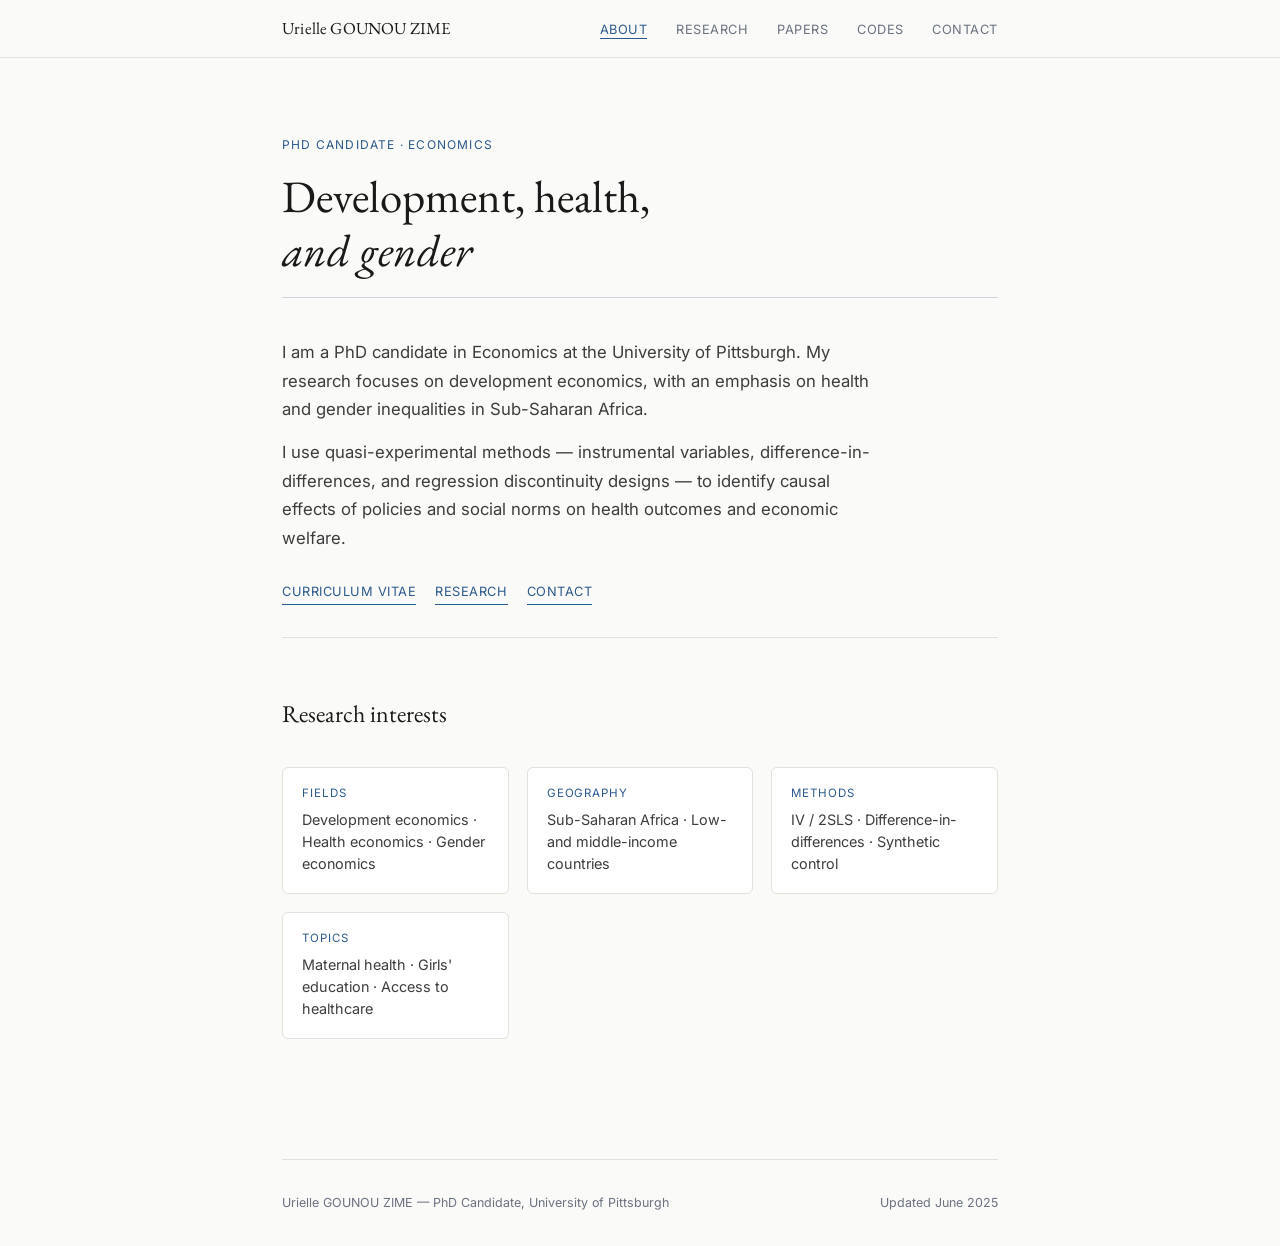
<file: index.html>
<!DOCTYPE html>
<html lang="en">
<head>
  <meta charset="UTF-8" /><meta name="viewport" content="width=device-width, initial-scale=1.0" />
  <title>Urielle GOUNOU ZIME</title>
  <link rel="preconnect" href="https://fonts.googleapis.com" />
  <link rel="preconnect" href="https://fonts.gstatic.com" crossorigin />
  <link href="https://fonts.googleapis.com/css2?family=EB+Garamond:ital,wght@0,400;0,500;1,400&family=Inter:wght@400;500&display=swap" rel="stylesheet" />
  <link rel="stylesheet" href="style.css" />
  <meta name="google" content="notranslate" />
</head>
<body>
<nav>
  <div class="inner">
    <a href="index.html" class="logo">Urielle GOUNOU ZIME</a>
    <ul>
      <li><a href="index.html" class="active">About</a></li>
      <li><a href="research.html">Research</a></li>
      <li><a href="papers.html">Papers</a></li>
      <li><a href="codes.html">Codes</a></li>
      <li><a href="contact.html">Contact</a></li>
    </ul>
  </div>
</nav>

<div class="page-wrapper">
  <section style="padding: 4.5rem 0 2rem; border: none;">
    <p class="page-header" style="border:none; padding:0; margin-bottom:0;">
      <span class="eyebrow">PhD Candidate · Economics</span>
    </p>
    <h1 style="font-family: var(--serif); font-size: 2.8rem; font-weight: 400; line-height: 1.2; margin: 0.8rem 0 1.2rem;">
      Development, health,<br><em style="font-style:italic;">and gender</em>
    </h1>
    <div class="academic-rule"></div>
    <p style="font-size: 1.05rem; color: #3D3D3D; max-width: 600px; margin-bottom: 0.9rem;">
      I am a PhD candidate in Economics at the University of Pittsburgh. My research focuses on
      development economics, with an emphasis on health and gender inequalities in Sub-Saharan Africa.
    </p>
    <p style="font-size: 1.05rem; color: #3D3D3D; max-width: 600px;">
      I use quasi-experimental methods — instrumental variables, difference-in-differences, and
      regression discontinuity designs — to identify causal effects of policies and social norms
      on health outcomes and economic welfare.
    </p>
    <div class="links-row">
      <a href="cv.pdf" target="_blank">Curriculum Vitae</a>
      <a href="research.html">Research</a>
      <a href="contact.html">Contact</a>
    </div>
  </section>

  <section style="padding: 3.5rem 0; border-top: 0.5px solid var(--border);">
    <h2 style="font-family: var(--serif); font-size: 1.5rem; font-weight: 400; margin-bottom: 2rem;">Research interests</h2>
    <div class="interests-grid">
      <div class="interest-card"><p class="label">Fields</p><p>Development economics · Health economics · Gender economics</p></div>
      <div class="interest-card"><p class="label">Geography</p><p>Sub-Saharan Africa · Low- and middle-income countries</p></div>
      <div class="interest-card"><p class="label">Methods</p><p>IV / 2SLS · Difference-in-differences · Synthetic control</p></div>
      <div class="interest-card"><p class="label">Topics</p><p>Maternal health · Girls' education · Access to healthcare</p></div>
    </div>
  </section>

  <footer>
    <span>Urielle GOUNOU ZIME — PhD Candidate, University of Pittsburgh</span>
    <span>Updated June 2025</span>
  </footer>
</div>
</body>
</html>
</file>
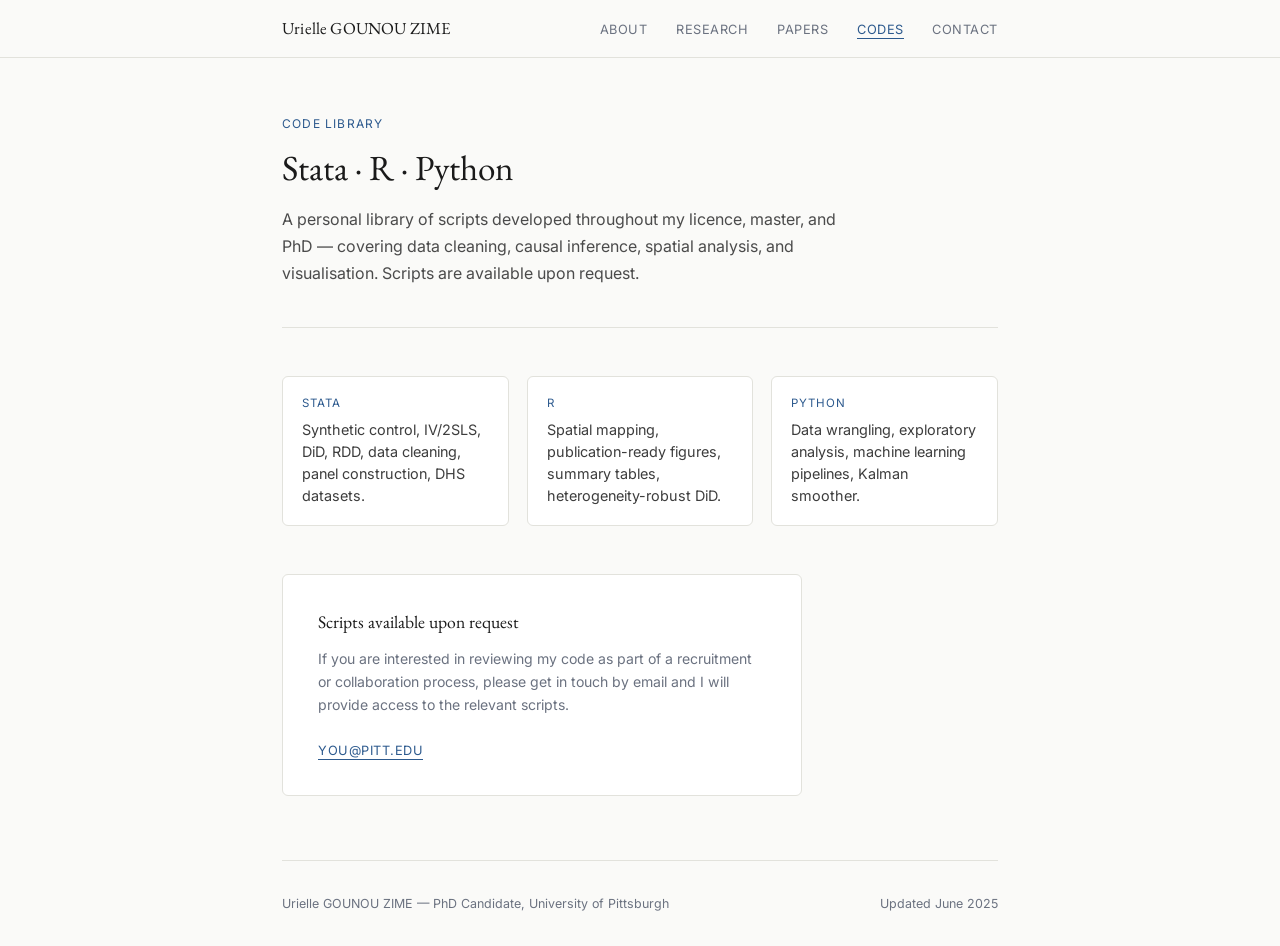
<file: codes.html>
<!DOCTYPE html>
<html lang="en">
<head>
  <meta charset="UTF-8" /><meta name="viewport" content="width=device-width, initial-scale=1.0" />
  <title>Codes — Urielle GOUNOU ZIME</title>
  <link rel="preconnect" href="https://fonts.googleapis.com" />
  <link rel="preconnect" href="https://fonts.gstatic.com" crossorigin />
  <link href="https://fonts.googleapis.com/css2?family=EB+Garamond:ital,wght@0,400;0,500;1,400&family=Inter:wght@400;500&display=swap" rel="stylesheet" />
  <link rel="stylesheet" href="style.css" />
  <meta name="google" content="notranslate" />
</head>
<body>
<nav>
  <div class="inner">
    <a href="index.html" class="logo">Urielle GOUNOU ZIME</a>
    <ul>
      <li><a href="index.html">About</a></li>
      <li><a href="research.html">Research</a></li>
      <li><a href="papers.html">Papers</a></li>
      <li><a href="codes.html" class="active">Codes</a></li>
      <li><a href="contact.html">Contact</a></li>
    </ul>
  </div>
</nav>

<div class="page-wrapper">
  <div class="page-header">
    <p class="eyebrow">Code library</p>
    <h1>Stata · R · Python</h1>
    <p class="lead">
      A personal library of scripts developed throughout my licence, master, and PhD —
      covering data cleaning, causal inference, spatial analysis, and visualisation.
      Scripts are available upon request.
    </p>
  </div>

  <div style="display: grid; grid-template-columns: repeat(auto-fit, minmax(220px, 1fr)); gap: 1.1rem; margin-bottom: 3rem;">

    <div class="interest-card">
      <p class="label">Stata</p>
      <p>Synthetic control, IV/2SLS, DiD, RDD, data cleaning, panel construction, DHS datasets.</p>
    </div>

    <div class="interest-card">
      <p class="label">R</p>
      <p>Spatial mapping, publication-ready figures, summary tables, heterogeneity-robust DiD.</p>
    </div>

    <div class="interest-card">
      <p class="label">Python</p>
      <p>Data wrangling, exploratory analysis, machine learning pipelines, Kalman smoother.</p>
    </div>

  </div>

  <div style="background: white; border: 0.5px solid var(--border); border-radius: 6px; padding: 2rem 2.2rem; max-width: 520px;">
    <p style="font-family: var(--serif); font-size: 1.1rem; margin-bottom: 0.6rem;">Scripts available upon request</p>
    <p style="font-size: 0.88rem; color: var(--muted); line-height: 1.65; margin-bottom: 1.2rem;">
      If you are interested in reviewing my code as part of a recruitment or collaboration process,
      please get in touch by email and I will provide access to the relevant scripts.
    </p>
    <a href="mailto:you@pitt.edu" style="font-size: 0.8rem; letter-spacing: 0.04em; text-transform: uppercase; text-decoration: none; color: var(--blue); border-bottom: 1px solid var(--blue); padding-bottom: 1px;">you@pitt.edu</a>
  </div>

  <footer>
    <span>Urielle GOUNOU ZIME — PhD Candidate, University of Pittsburgh</span>
    <span>Updated June 2025</span>
  </footer>
</div>
</body>
</html>
</file>
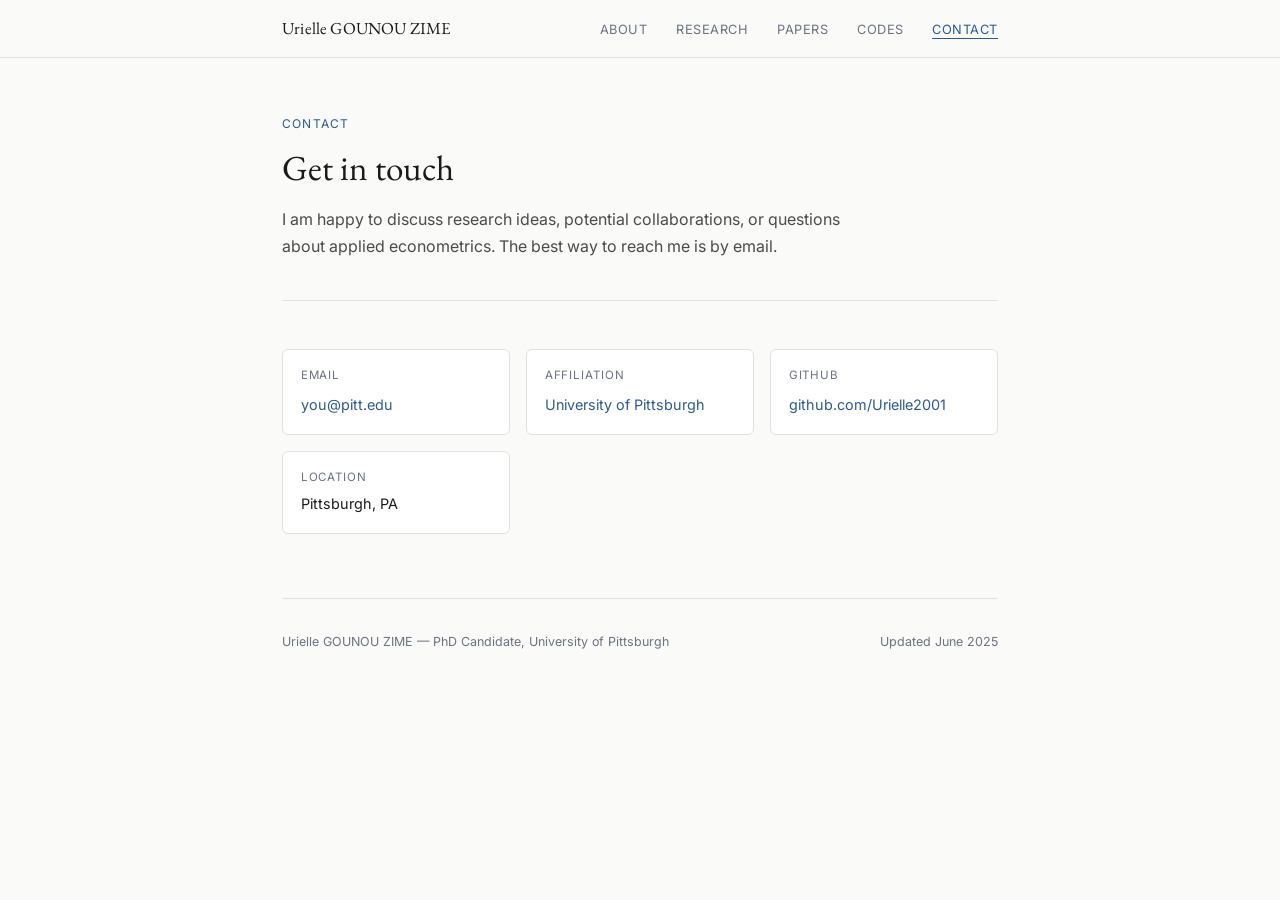
<file: contact.html>
<!DOCTYPE html>
<html lang="en">
<head>
  <meta charset="UTF-8" /><meta name="viewport" content="width=device-width, initial-scale=1.0" />
  <title>Contact — Urielle GOUNOU ZIME</title>
  <link rel="preconnect" href="https://fonts.googleapis.com" />
  <link rel="preconnect" href="https://fonts.gstatic.com" crossorigin />
  <link href="https://fonts.googleapis.com/css2?family=EB+Garamond:ital,wght@0,400;0,500;1,400&family=Inter:wght@400;500&display=swap" rel="stylesheet" />
  <link rel="stylesheet" href="style.css" />
  <meta name="google" content="notranslate" />
</head>
<body>
<nav>
  <div class="inner">
    <a href="index.html" class="logo">Urielle GOUNOU ZIME</a>
    <ul>
      <li><a href="index.html">About</a></li>
      <li><a href="research.html">Research</a></li>
      <li><a href="papers.html">Papers</a></li>
      <li><a href="codes.html">Codes</a></li>
      <li><a href="contact.html" class="active">Contact</a></li>
    </ul>
  </div>
</nav>

<div class="page-wrapper">
  <div class="page-header">
    <p class="eyebrow">Contact</p>
    <h1>Get in touch</h1>
    <p class="lead">I am happy to discuss research ideas, potential collaborations, or questions about applied econometrics. The best way to reach me is by email.</p>
  </div>

  <div class="contact-grid">
    <div class="contact-item">
      <p class="c-label">Email</p>
      <a href="mailto:you@pitt.edu">you@pitt.edu</a>
    </div>
    <div class="contact-item">
      <p class="c-label">Affiliation</p>
      <a href="https://www.econ.pitt.edu" target="_blank">University of Pittsburgh</a>
    </div>
    <div class="contact-item">
      <p class="c-label">GitHub</p>
      <a href="https://github.com/Urielle2001" target="_blank">github.com/Urielle2001</a>
    </div>
    <div class="contact-item">
      <p class="c-label">Location</p>
      <p>Pittsburgh, PA</p>
    </div>
  </div>

  <footer>
    <span>Urielle GOUNOU ZIME — PhD Candidate, University of Pittsburgh</span>
    <span>Updated June 2025</span>
  </footer>
</div>
</body>
</html>
</file>
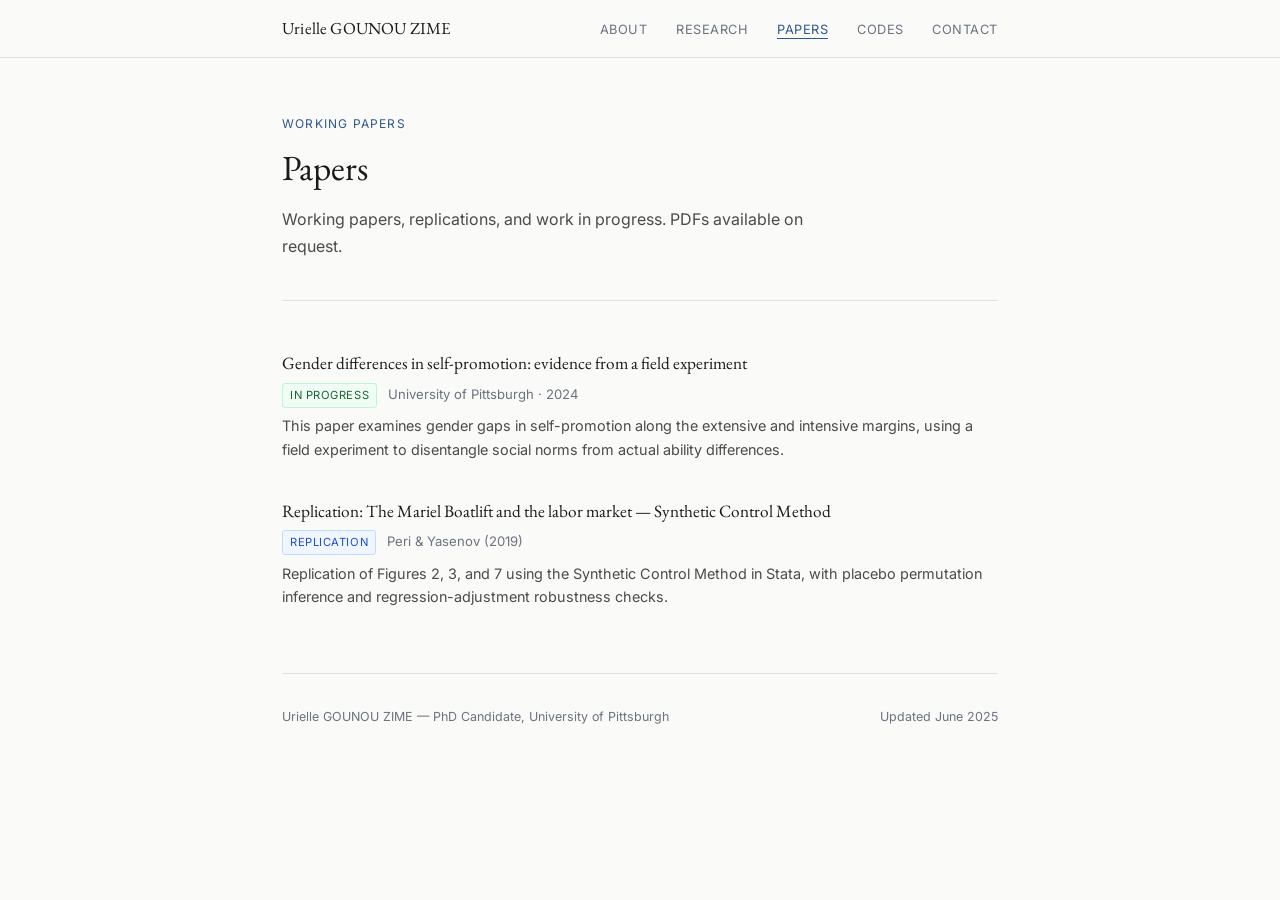
<file: papers.html>
<!DOCTYPE html>
<html lang="en">
<head>
  <meta charset="UTF-8" /><meta name="viewport" content="width=device-width, initial-scale=1.0" />
  <title>Papers — Urielle GOUNOU ZIME</title>
  <link rel="preconnect" href="https://fonts.googleapis.com" />
  <link rel="preconnect" href="https://fonts.gstatic.com" crossorigin />
  <link href="https://fonts.googleapis.com/css2?family=EB+Garamond:ital,wght@0,400;0,500;1,400&family=Inter:wght@400;500&display=swap" rel="stylesheet" />
  <link rel="stylesheet" href="style.css" />
  <meta name="google" content="notranslate" />
</head>
<body>
<nav>
  <div class="inner">
    <a href="index.html" class="logo">Urielle GOUNOU ZIME</a>
    <ul>
      <li><a href="index.html">About</a></li>
      <li><a href="research.html">Research</a></li>
      <li><a href="papers.html" class="active">Papers</a></li>
      <li><a href="codes.html">Codes</a></li>
      <li><a href="contact.html">Contact</a></li>
    </ul>
  </div>
</nav>

<div class="page-wrapper">
  <div class="page-header">
    <p class="eyebrow">Working papers</p>
    <h1>Papers</h1>
    <p class="lead">Working papers, replications, and work in progress. PDFs available on request.</p>
  </div>

  <div class="pub-list">
    <div class="pub-item">
      <p class="pub-title">Gender differences in self-promotion: evidence from a field experiment</p>
      <p class="pub-meta">
        <span class="pub-badge badge-prog">In progress</span>
        University of Pittsburgh · 2024
      </p>
      <p class="pub-abstract">
        This paper examines gender gaps in self-promotion along the extensive and intensive margins,
        using a field experiment to disentangle social norms from actual ability differences.
      </p>
    </div>

    <div class="pub-item">
      <p class="pub-title">Replication: The Mariel Boatlift and the labor market — Synthetic Control Method</p>
      <p class="pub-meta">
        <span class="pub-badge badge-wp">Replication</span>
        Peri &amp; Yasenov (2019)
      </p>
      <p class="pub-abstract">
        Replication of Figures 2, 3, and 7 using the Synthetic Control Method in Stata,
        with placebo permutation inference and regression-adjustment robustness checks.
      </p>
    </div>
  </div>

  <footer>
    <span>Urielle GOUNOU ZIME — PhD Candidate, University of Pittsburgh</span>
    <span>Updated June 2025</span>
  </footer>
</div>
</body>
</html>
</file>
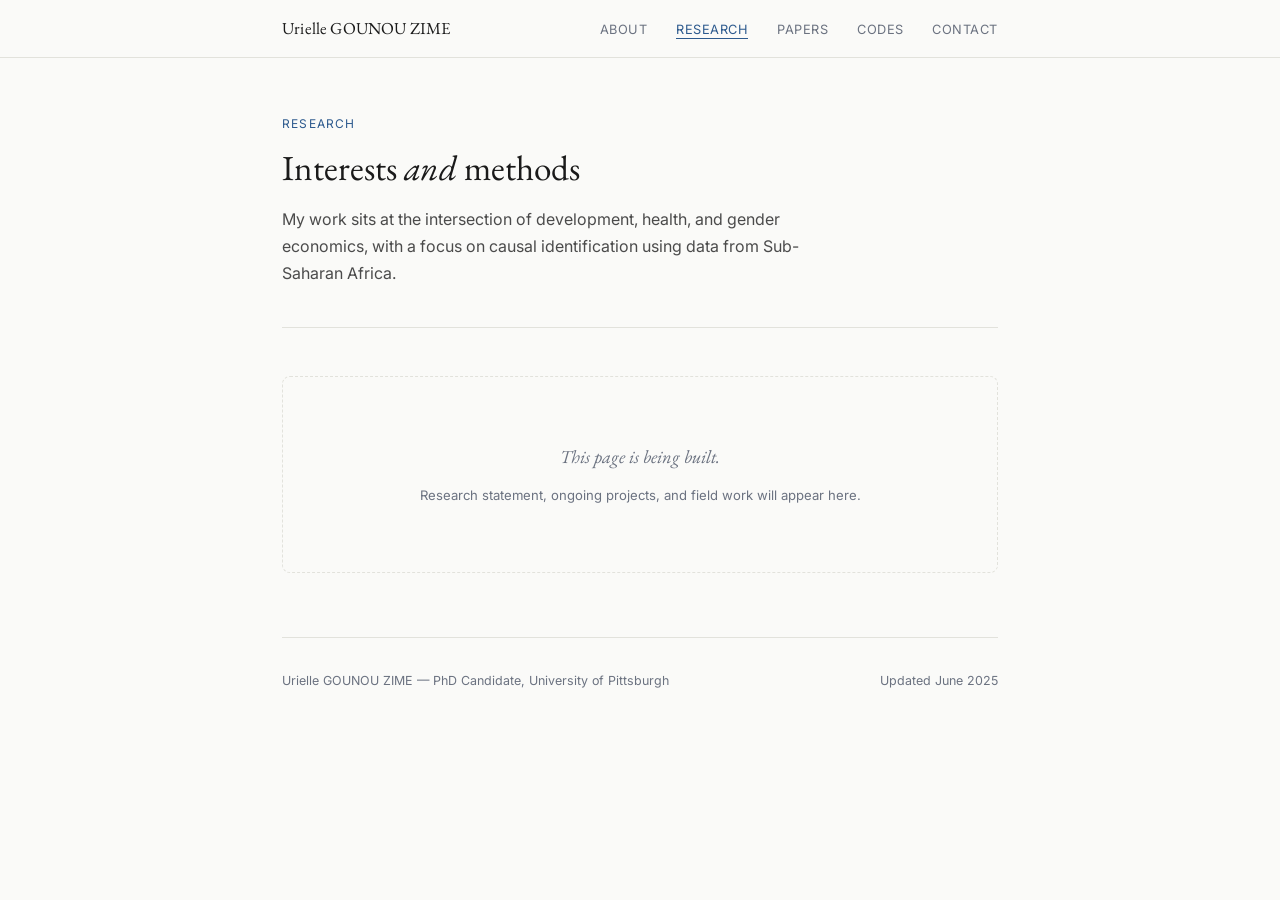
<file: research.html>
<!DOCTYPE html>
<html lang="en">
<head>
  <meta charset="UTF-8" /><meta name="viewport" content="width=device-width, initial-scale=1.0" />
  <title>Research — Urielle GOUNOU ZIME</title>
  <link rel="preconnect" href="https://fonts.googleapis.com" />
  <link rel="preconnect" href="https://fonts.gstatic.com" crossorigin />
  <link href="https://fonts.googleapis.com/css2?family=EB+Garamond:ital,wght@0,400;0,500;1,400&family=Inter:wght@400;500&display=swap" rel="stylesheet" />
  <link rel="stylesheet" href="style.css" />
  <meta name="google" content="notranslate" />
</head>
<body>
<nav>
  <div class="inner">
    <a href="index.html" class="logo">Urielle GOUNOU ZIME</a>
    <ul>
      <li><a href="index.html">About</a></li>
      <li><a href="research.html" class="active">Research</a></li>
      <li><a href="papers.html">Papers</a></li>
      <li><a href="codes.html">Codes</a></li>
      <li><a href="contact.html">Contact</a></li>
    </ul>
  </div>
</nav>

<div class="page-wrapper">
  <div class="page-header">
    <p class="eyebrow">Research</p>
    <h1>Interests <em>and</em> methods</h1>
    <p class="lead">My work sits at the intersection of development, health, and gender economics, with a focus on causal identification using data from Sub-Saharan Africa.</p>
  </div>

  <div class="coming-soon">
    <p>This page is being built.</p>
    <span>Research statement, ongoing projects, and field work will appear here.</span>
  </div>

  <footer>
    <span>Urielle GOUNOU ZIME — PhD Candidate, University of Pittsburgh</span>
    <span>Updated June 2025</span>
  </footer>
</div>
</body>
</html>
</file>
<file: style.css>
*, *::before, *::after { box-sizing: border-box; margin: 0; padding: 0; }
:root {
  --cream: #FAFAF8; --ink: #1A1A1A; --blue: #2D5A8E;
  --muted: #6B7280; --border: #E2E2DC; --rule: #D1D5DB;
  --serif: 'EB Garamond', Georgia, serif;
  --sans: 'Inter', system-ui, sans-serif;
}
html { scroll-behavior: smooth; }
body { background: var(--cream); color: var(--ink); font-family: var(--sans); font-size: 16px; line-height: 1.7; }

nav {
  position: sticky; top: 0; z-index: 100;
  background: var(--cream); border-bottom: 0.5px solid var(--border); padding: 0.9rem 0;
}
nav .inner {
  max-width: 780px; margin: 0 auto; padding: 0 2rem;
  display: flex; justify-content: space-between; align-items: center;
}
nav .logo { font-family: var(--serif); font-size: 1.05rem; color: var(--ink); text-decoration: none; letter-spacing: 0.01em; }
nav ul { list-style: none; display: flex; gap: 1.8rem; }
nav ul a {
  font-size: 0.8rem; color: var(--muted); text-decoration: none;
  letter-spacing: 0.04em; text-transform: uppercase; transition: color 0.15s;
}
nav ul a:hover { color: var(--blue); }
nav ul a.active { color: var(--blue); border-bottom: 1.5px solid var(--blue); padding-bottom: 1px; }

.page-wrapper { max-width: 780px; margin: 0 auto; padding: 0 2rem; }

/* PAGE HEADER */
.page-header { padding: 3.5rem 0 2.5rem; border-bottom: 0.5px solid var(--border); margin-bottom: 3rem; }
.page-header .eyebrow { font-size: 0.75rem; letter-spacing: 0.1em; text-transform: uppercase; color: var(--blue); margin-bottom: 0.7rem; }
.page-header h1 { font-family: var(--serif); font-size: 2.2rem; font-weight: 400; line-height: 1.25; }
.page-header h1 em { font-style: italic; }
.page-header .lead { font-size: 1rem; color: #4B4B4B; max-width: 560px; margin-top: 1rem; line-height: 1.7; }

/* ACADEMIC RULE */
.academic-rule { width: 100%; height: 1px; background: var(--rule); position: relative; overflow: hidden; margin: 0.5rem 0 2.5rem; }
.academic-rule::after {
  content: ''; position: absolute; top: 0; left: -100%; width: 60%; height: 100%;
  background: linear-gradient(90deg, transparent, var(--blue), transparent);
  animation: rule-sweep 3s ease-in-out forwards;
}
@keyframes rule-sweep { 0% { left: -60%; opacity: 0; } 20% { opacity: 1; } 100% { left: 110%; opacity: 0; } }

/* LINKS ROW */
.links-row { display: flex; gap: 1.2rem; margin-top: 1.8rem; flex-wrap: wrap; }
.links-row a {
  font-size: 0.8rem; letter-spacing: 0.04em; text-transform: uppercase;
  text-decoration: none; color: var(--blue);
  border-bottom: 1px solid var(--blue); padding-bottom: 1px; transition: opacity 0.15s;
}
.links-row a:hover { opacity: 0.65; }

/* INTEREST CARDS */
.interests-grid { display: grid; grid-template-columns: repeat(auto-fit, minmax(200px, 1fr)); gap: 1.1rem; }
.interest-card { background: white; border: 0.5px solid var(--border); border-radius: 6px; padding: 1.1rem 1.2rem; }
.interest-card .label { font-size: 0.72rem; letter-spacing: 0.08em; text-transform: uppercase; color: var(--blue); margin-bottom: 0.35rem; }
.interest-card p { font-size: 0.9rem; color: #3D3D3D; line-height: 1.55; }

/* COMING SOON */
.coming-soon {
  text-align: center; padding: 4rem 2rem; color: var(--muted);
  border: 0.5px dashed var(--border); border-radius: 8px; margin-top: 0.5rem;
}
.coming-soon p { font-family: var(--serif); font-size: 1.15rem; font-style: italic; margin-bottom: 0.5rem; }
.coming-soon span { font-size: 0.82rem; }

/* CODE PAGE */
.code-tabs { display: flex; border-bottom: 0.5px solid var(--border); margin-bottom: 2rem; }
.code-tab {
  font-size: 0.79rem; letter-spacing: 0.05em; text-transform: uppercase;
  padding: 0.55rem 1.1rem; border: none; background: none; cursor: pointer;
  color: var(--muted); border-bottom: 2px solid transparent; margin-bottom: -0.5px;
  font-family: var(--sans); transition: color 0.15s;
}
.code-tab:hover { color: var(--ink); }
.code-tab.active { color: var(--blue); border-bottom: 2px solid var(--blue); font-weight: 500; }
.code-panel { display: none; }
.code-panel.active { display: block; }
.code-intro-text { font-size: 0.92rem; color: #4B4B4B; max-width: 580px; margin-bottom: 2rem; line-height: 1.65; }
.upload-hint {
  display: flex; align-items: flex-start; gap: 1rem;
  background: white; border: 0.5px solid var(--border); border-radius: 6px;
  padding: 1.2rem 1.4rem; margin-bottom: 1.5rem;
}
.upload-hint .hint-icon { font-size: 1.3rem; line-height: 1; margin-top: 2px; }
.upload-hint p { font-size: 0.88rem; color: var(--muted); line-height: 1.6; }
.upload-hint strong { color: var(--ink); font-weight: 500; }
.file-list { display: flex; flex-direction: column; gap: 0.6rem; }
.file-placeholder {
  display: flex; align-items: center; justify-content: space-between;
  padding: 0.75rem 1rem; border: 0.5px dashed var(--border); border-radius: 5px;
  font-size: 0.85rem; color: #9CA3AF; font-style: italic;
}

/* PAPERS */
.pub-list { display: flex; flex-direction: column; gap: 2.2rem; }
.pub-item .pub-title { font-family: var(--serif); font-size: 1.08rem; font-weight: 400; color: var(--ink); margin-bottom: 0.25rem; }
.pub-item .pub-meta { font-size: 0.82rem; color: var(--muted); margin-bottom: 0.4rem; }
.pub-item .pub-abstract { font-size: 0.9rem; color: #4B4B4B; line-height: 1.65; }
.pub-badge { display: inline-block; font-size: 0.7rem; letter-spacing: 0.05em; text-transform: uppercase; padding: 2px 7px; border-radius: 3px; margin-right: 0.4rem; font-family: var(--sans); }
.badge-wp { background: #EFF6FF; color: #1D4ED8; border: 0.5px solid #BFDBFE; }
.badge-prog { background: #F0FDF4; color: #166534; border: 0.5px solid #BBF7D0; }

/* CONTACT */
.contact-grid { display: grid; grid-template-columns: repeat(auto-fit, minmax(180px, 1fr)); gap: 1rem; margin-top: 2rem; }
.contact-item { border: 0.5px solid var(--border); border-radius: 6px; padding: 1rem 1.1rem; background: white; }
.contact-item .c-label { font-size: 0.72rem; letter-spacing: 0.08em; text-transform: uppercase; color: var(--muted); margin-bottom: 0.3rem; }
.contact-item a { font-size: 0.9rem; color: var(--blue); text-decoration: none; }
.contact-item a:hover { text-decoration: underline; }
.contact-item p { font-size: 0.9rem; color: var(--ink); }

footer {
  border-top: 0.5px solid var(--border); padding: 2rem 0; margin-top: 4rem;
  font-size: 0.78rem; color: var(--muted);
  display: flex; justify-content: space-between; flex-wrap: wrap; gap: 0.5rem;
}
@media (max-width: 600px) {
  nav ul { gap: 1rem; } nav ul a { font-size: 0.7rem; }
  .page-header h1 { font-size: 1.7rem; }
  nav .logo { font-size: 0.88rem; }
}
</file>
